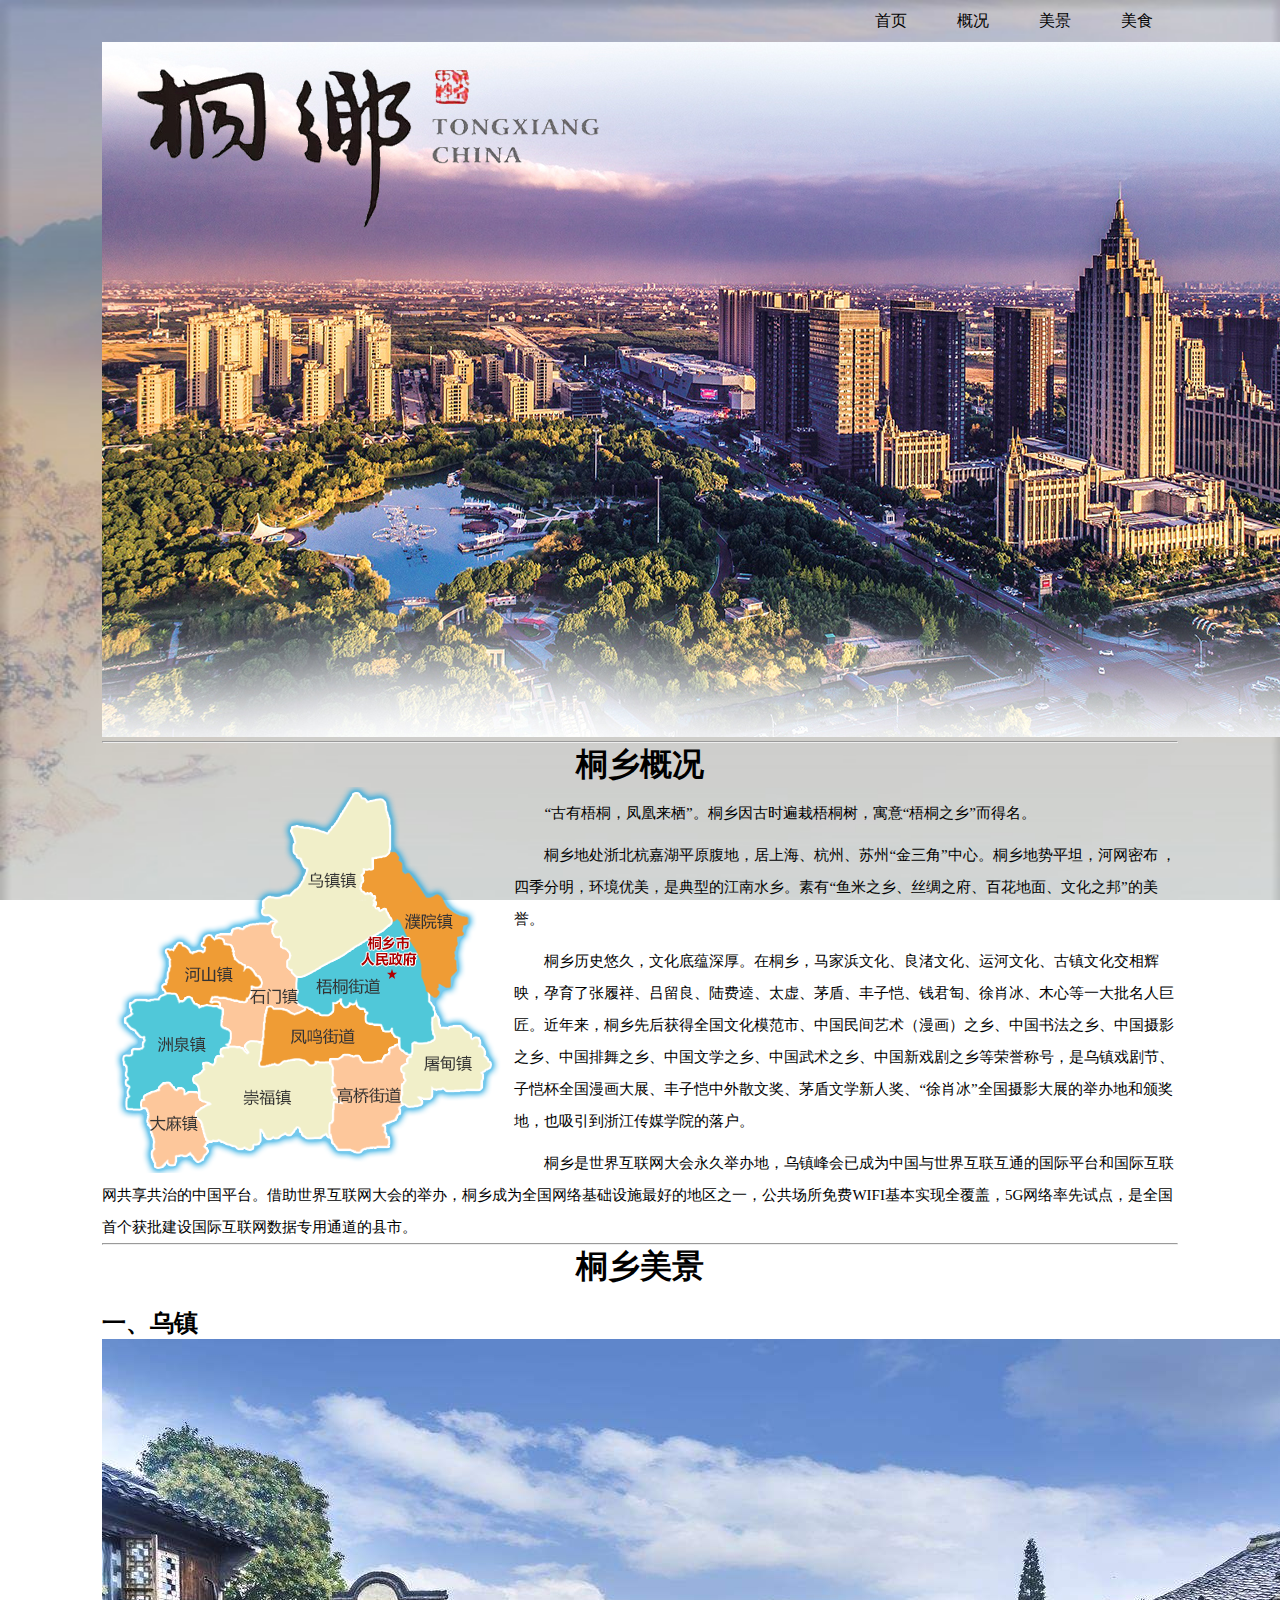
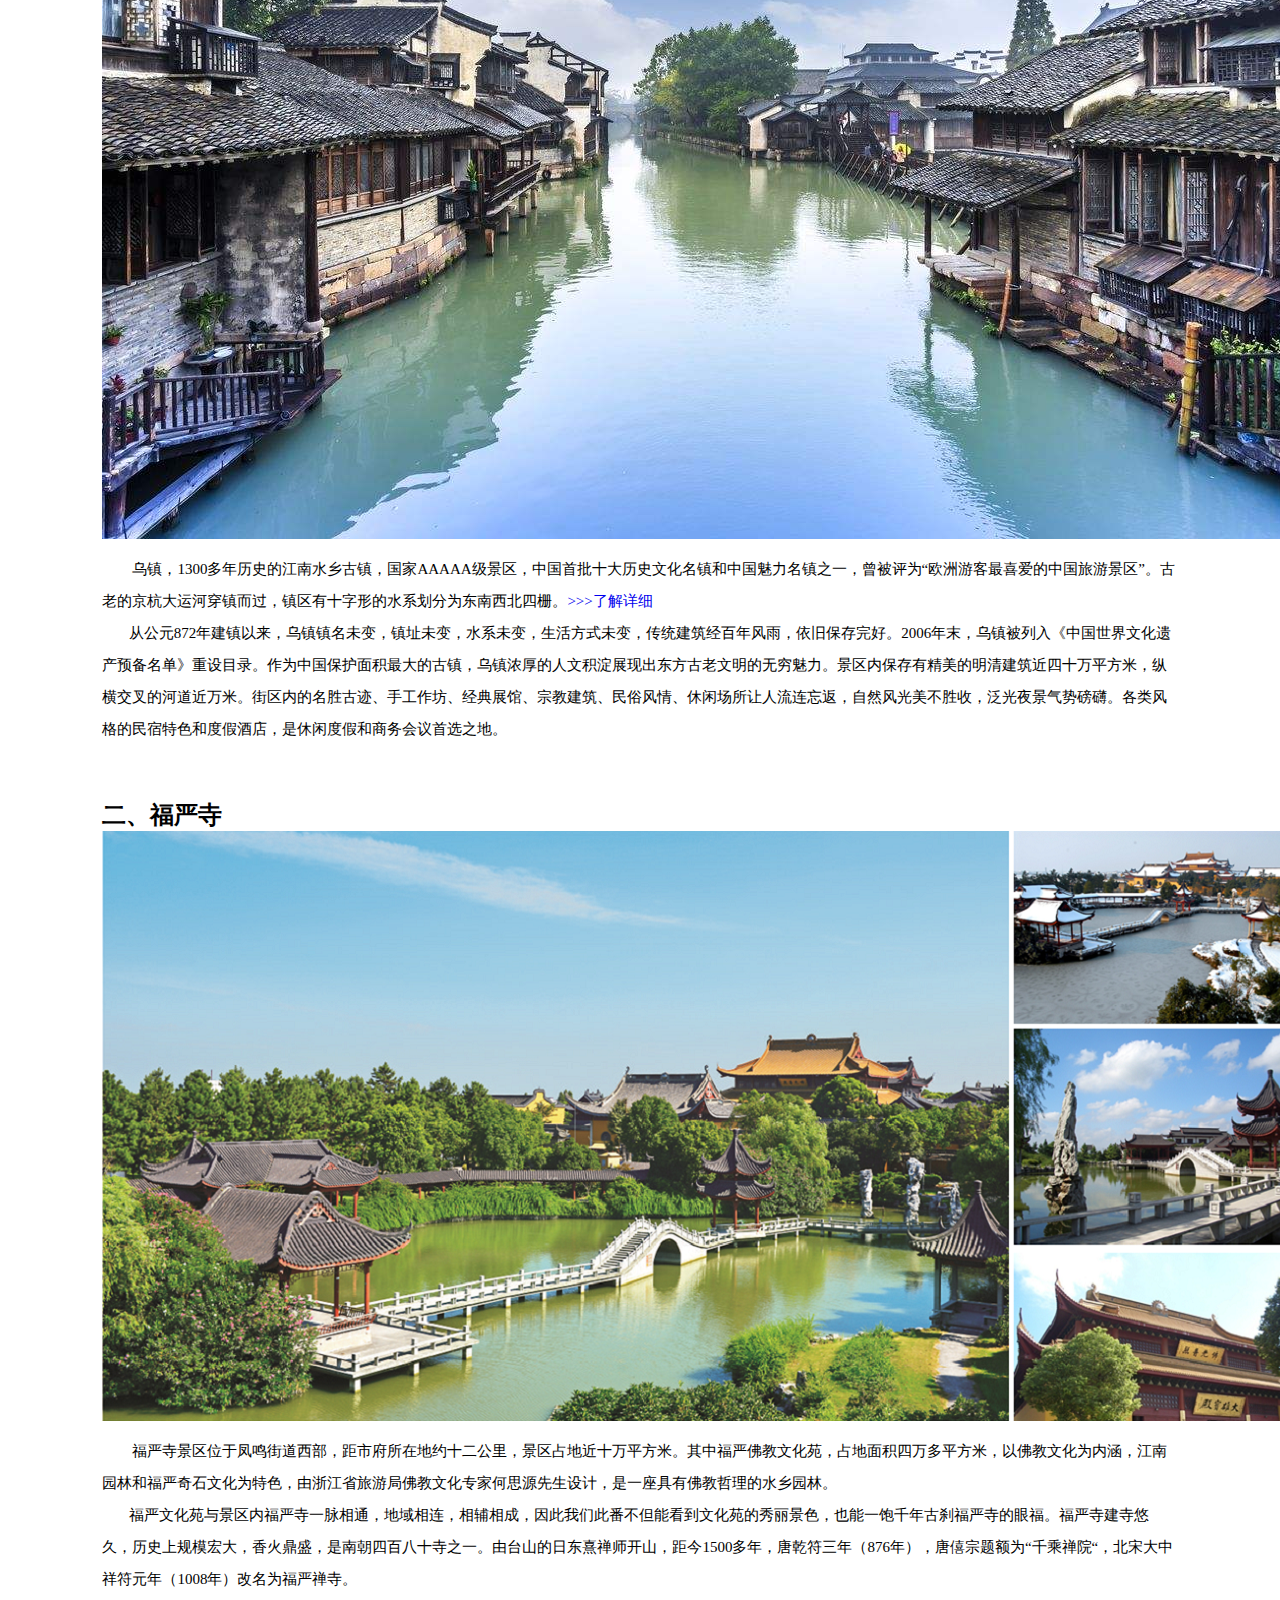
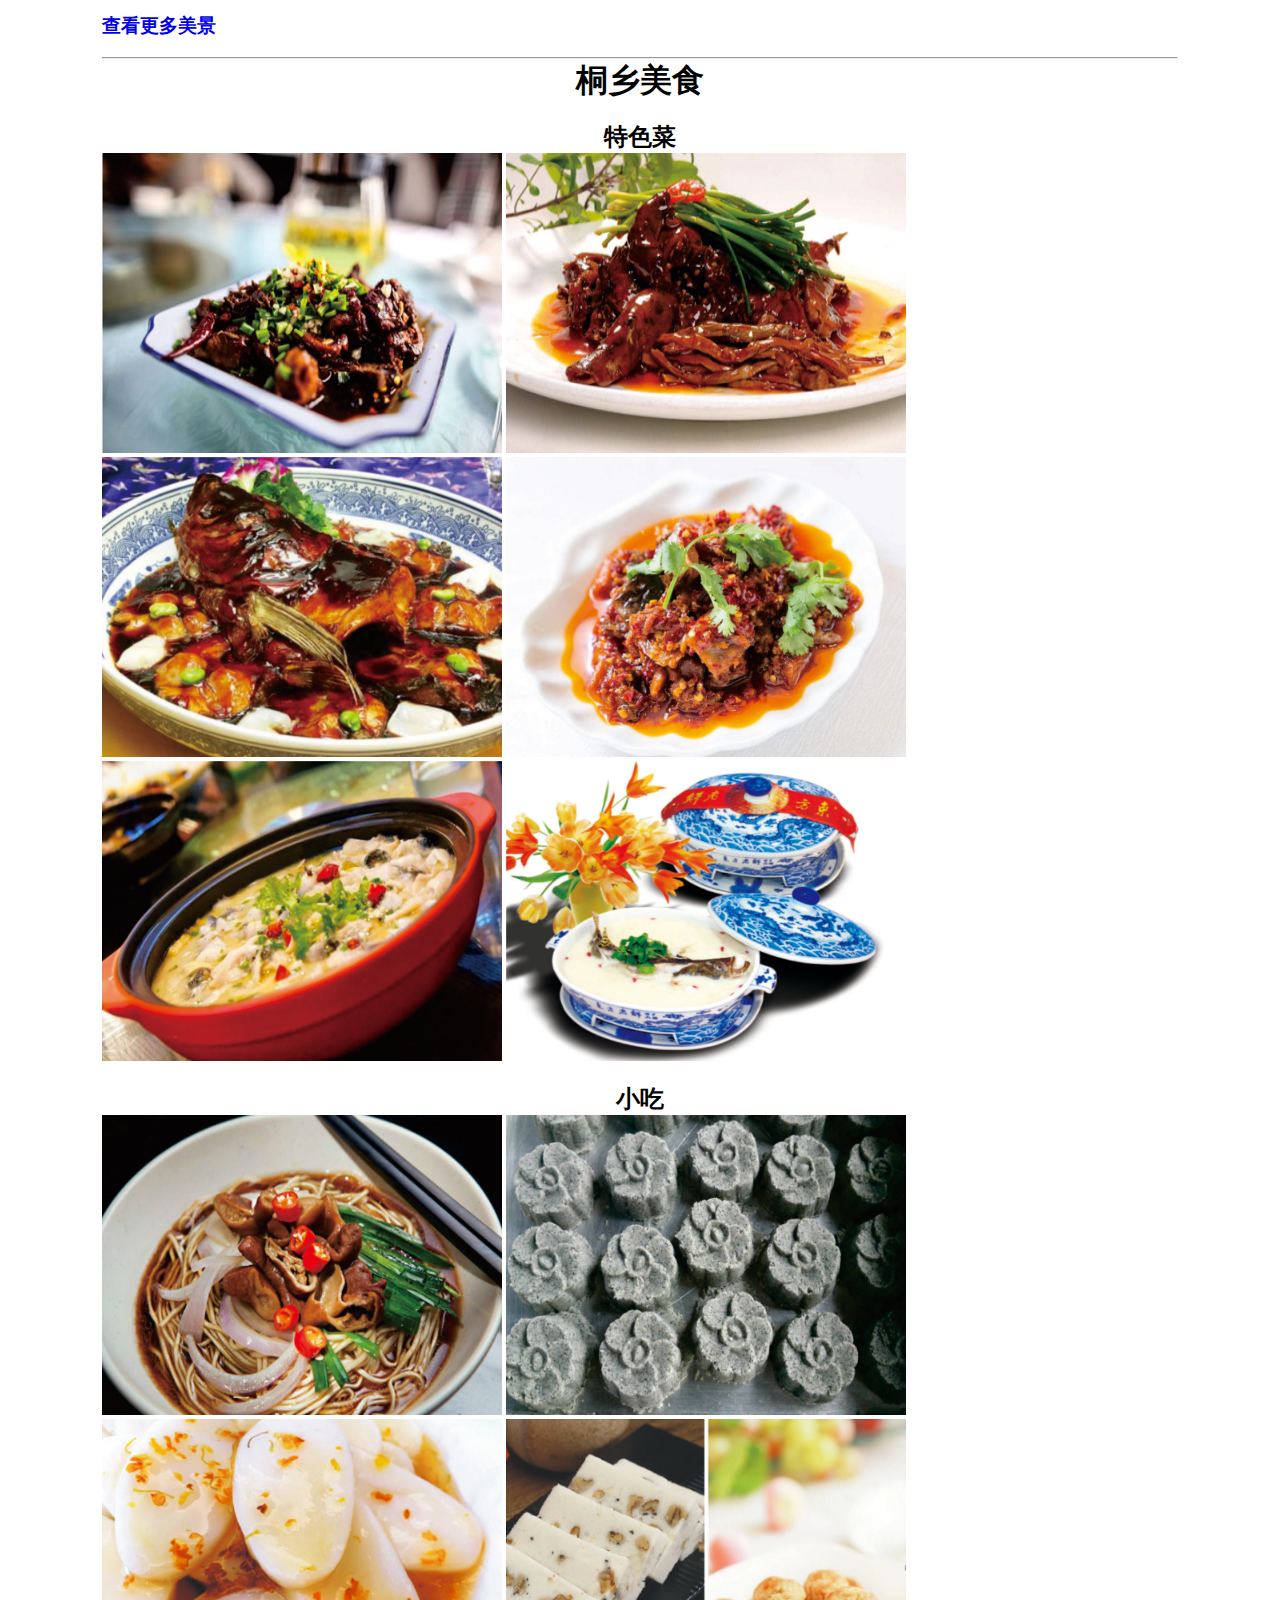
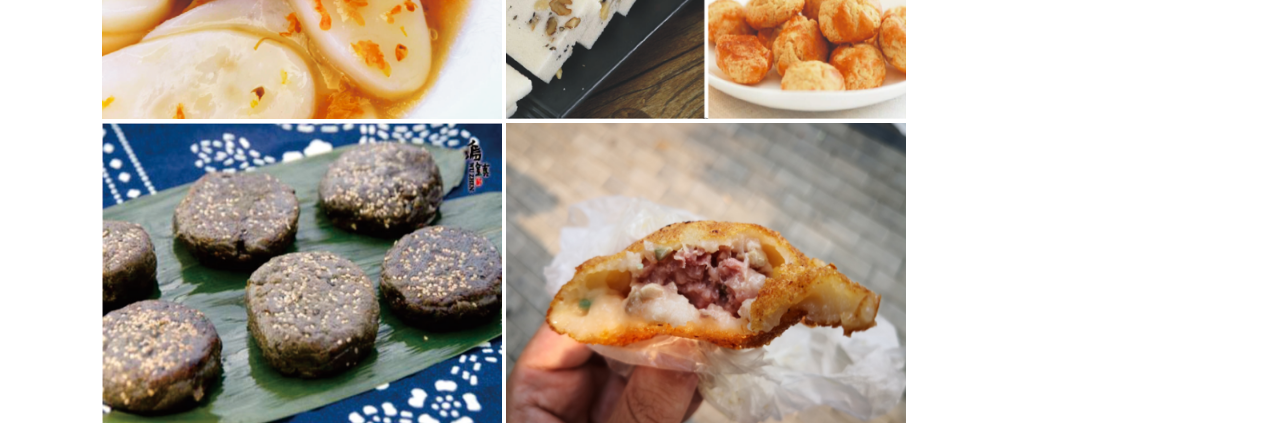
<file: index.html>
<!doctype html>

<html>

  <head>

    <meta charset="utf-8">
    <title>桐乡</title>
    <link type="text/css" rel="stylesheet" href="index.css">

  </head>
  
  <body>

    <div class="nav">
      <ul>
        <li><a href="index.html#cc">美食</a></li>
        <li><a href="index.html#bb">美景</a></li>
        <li><a href="index.html#aa">概况</a></li>
        <li><a href="">首页</a></li>
      </ul>
    </div>
   
    <div align="center">
    <img src="p/2.jpg" alt="photos"/>
    </div>
    <hr  />
     
    <div align="center">
      <h1 id="aa">桐乡概况</h1>
    </div>
    <img src="p/3.png" alt="maps" style="float:left"/>
        <p>“古有梧桐，凤凰来栖”。桐乡因古时遍栽梧桐树，寓意“梧桐之乡”而得名。</p>
        <p>桐乡地处浙北杭嘉湖平原腹地，居上海、杭州、苏州“金三角”中心。桐乡地势平坦，河网密布 ，四季分明，环境优美，是典型的江南水乡。素有“鱼米之乡、丝绸之府、百花地面、文化之邦”的美誉。</p>
        <p>桐乡历史悠久，文化底蕴深厚。在桐乡，马家浜文化、良渚文化、运河文化、古镇文化交相辉映，孕育了张履祥、吕留良、陆费逵、太虚、茅盾、丰子恺、钱君匋、徐肖冰、木心等一大批名人巨匠。近年来，桐乡先后获得全国文化模范市、中国民间艺术（漫画）之乡、中国书法之乡、中国摄影之乡、中国排舞之乡、中国文学之乡、中国武术之乡、中国新戏剧之乡等荣誉称号，是乌镇戏剧节、子恺杯全国漫画大展、丰子恺中外散文奖、茅盾文学新人奖、“徐肖冰”全国摄影大展的举办地和颁奖地，也吸引到浙江传媒学院的落户。</p>
        <p>桐乡是世界互联网大会永久举办地，乌镇峰会已成为中国与世界互联互通的国际平台和国际互联网共享共治的中国平台。借助世界互联网大会的举办，桐乡成为全国网络基础设施最好的地区之一，公共场所免费WIFI基本实现全覆盖，5G网络率先试点，是全国首个获批建设国际互联网数据专用通道的县市。</p>
    <hr  />

    <div align="center">
      <h1 id="bb">桐乡美景</h1><br>
    </div>
      <h2>一、乌镇</h2>
    <div align="center">
      <img src="p/乌镇1.jpg" alt="乌镇"/>
    </div>
      <p>乌镇，1300多年历史的江南水乡古镇，国家AAAAA级景区，中国首批十大历史文化名镇和中国魅力名镇之一，曾被评为“欧洲游客最喜爱的中国旅游景区”。古老的京杭大运河穿镇而过，镇区有十字形的水系划分为东南西北四栅。<a href="h/乌镇.html">>>>了解详细</a><br>
&nbsp&nbsp&nbsp&nbsp&nbsp&nbsp&nbsp从公元872年建镇以来，乌镇镇名未变，镇址未变，水系未变，生活方式未变，传统建筑经百年风雨，依旧保存完好。2006年末，乌镇被列入《中国世界文化遗产预备名单》重设目录。作为中国保护面积最大的古镇，乌镇浓厚的人文积淀展现出东方古老文明的无穷魅力。景区内保存有精美的明清建筑近四十万平方米，纵横交叉的河道近万米。街区内的名胜古迹、手工作坊、经典展馆、宗教建筑、民俗风情、休闲场所让人流连忘返，自然风光美不胜收，泛光夜景气势磅礴。各类风格的民宿特色和度假酒店，是休闲度假和商务会议首选之地。</p><br><br><br>

      <h2>二、福严寺</h2>
     <div align="center">
      <img src="p/福严寺.png" alt="福严寺"/>
    </div>
        <p>福严寺景区位于凤鸣街道西部，距市府所在地约十二公里，景区占地近十万平方米。其中福严佛教文化苑，占地面积四万多平方米，以佛教文化为内涵，江南园林和福严奇石文化为特色，由浙江省旅游局佛教文化专家何思源先生设计，是一座具有佛教哲理的水乡园林。<br>

&nbsp&nbsp&nbsp&nbsp&nbsp&nbsp&nbsp福严文化苑与景区内福严寺一脉相通，地域相连，相辅相成，因此我们此番不但能看到文化苑的秀丽景色，也能一饱千年古刹福严寺的眼福。福严寺建寺悠久，历史上规模宏大，香火鼎盛，是南朝四百八十寺之一。由台山的日东熹禅师开山，距今1500多年，唐乾符三年（876年），唐僖宗题额为“千乘禅院“，北宋大中祥符元年（1008年）改名为福严禅寺。</p><br>
      <h3><a href="h/桐乡美景.html">查看更多美景</a></h3><br>
    <hr  />

    <div align="center">
      <h1 id="cc">桐乡美食</h1><br>
      <h2>特色菜</h2>
    </div>
    <div class="myban">
      <img src="p/红烧羊肉.png" alt="红烧羊肉"/>
      <img src="p/稻草鸭.png" alt="稻草鸭"/>
      <img src="p/红烧鱼头.png" alt="红烧鱼头"/>
      <img src="p/酒糟鱼.png" alt="酒糟鱼"/>
      <img src="p/桐乡特色煲.png" alt="桐乡特色煲"/>
      <img src="p/东方老鲜.png" alt="东方老鲜"/><br><br>
    </div>

     <div align="center">
      <h2>小吃</h2>
    </div>
    </div>
    <div class="myban">
      <img src="p/阿能面.png" alt="阿能面"/>
      <img src="p/姑嫂饼.png" alt="姑嫂饼"/>
      <img src="p/桂花年糕.png" alt="桂花年糕"/>
      <img src="p/满桃片和一口酥.png" alt="满桃片和一口酥"/>
      <img src="p/芽麦塌饼.png" alt="芽麦塌饼"/>
      <img src="p/油墩.png" alt="油墩"/><br><br>
    </div>

  </body>
</html>
</file>
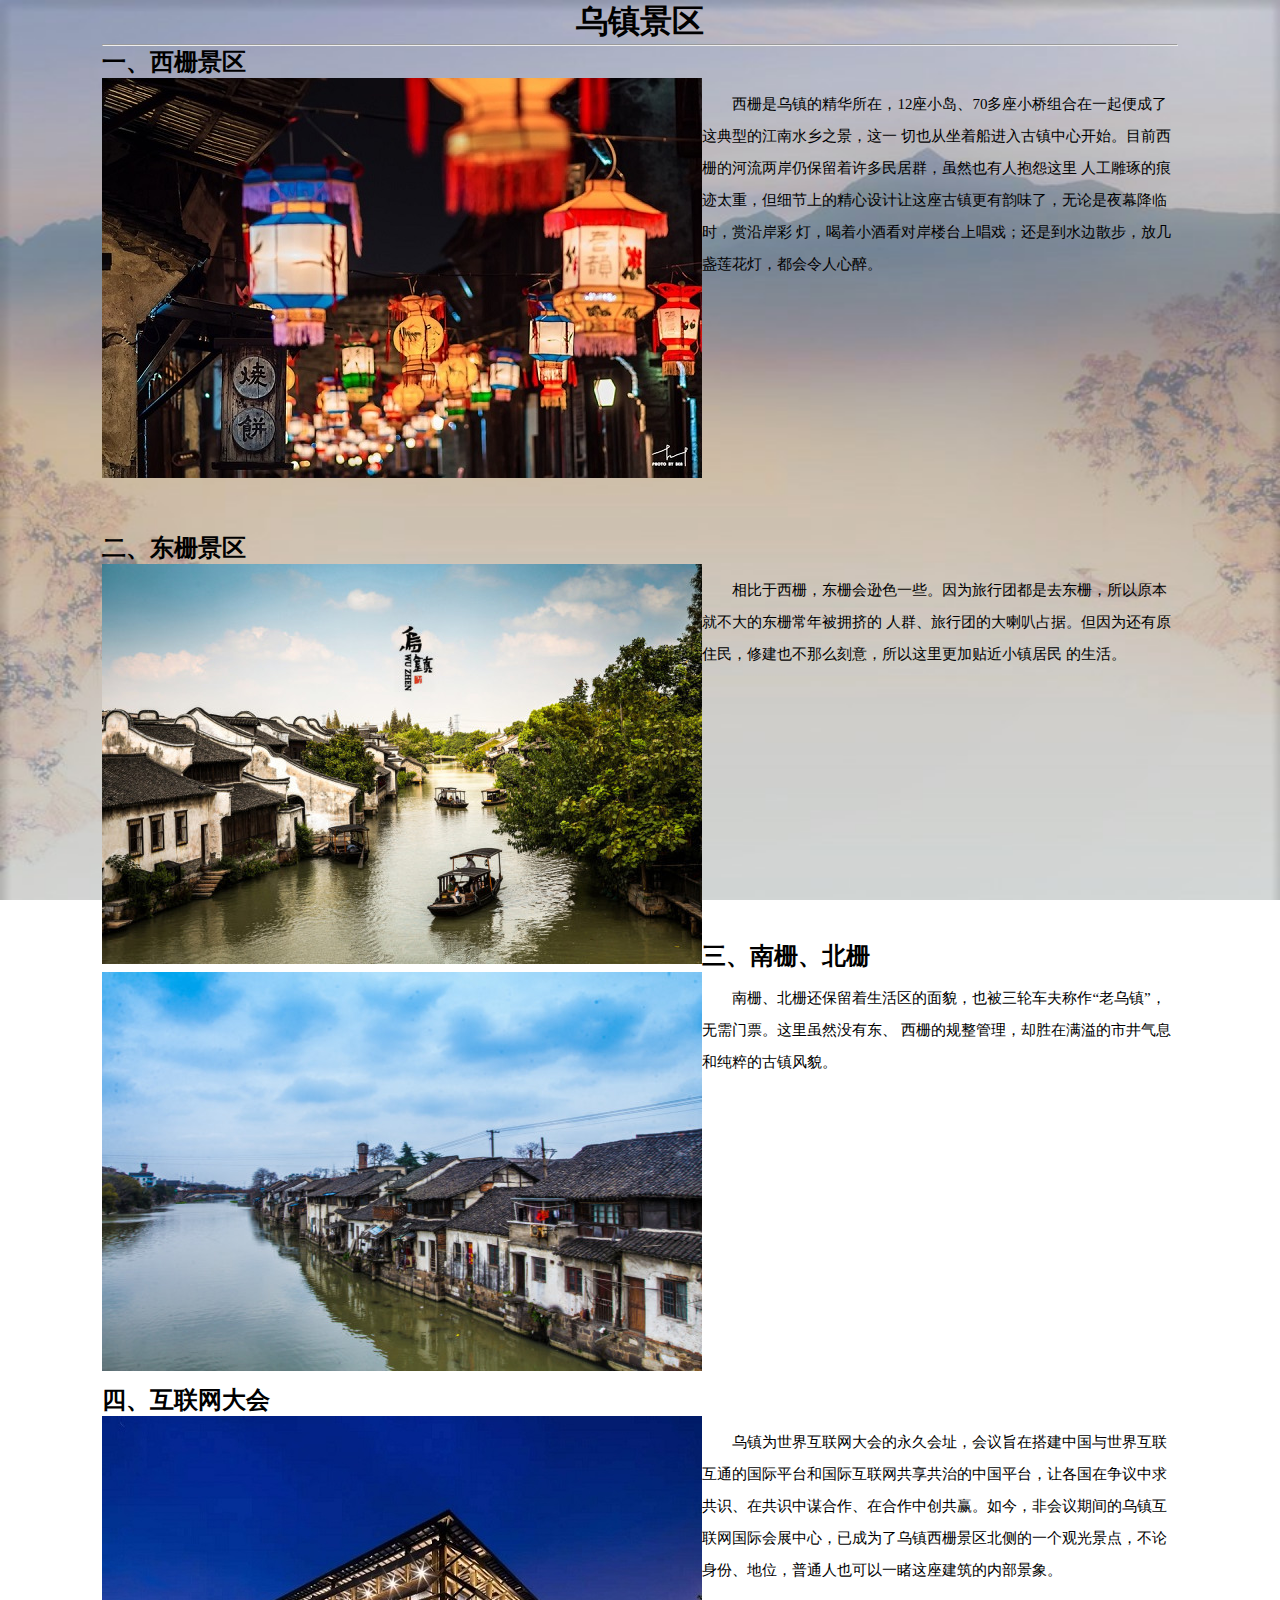
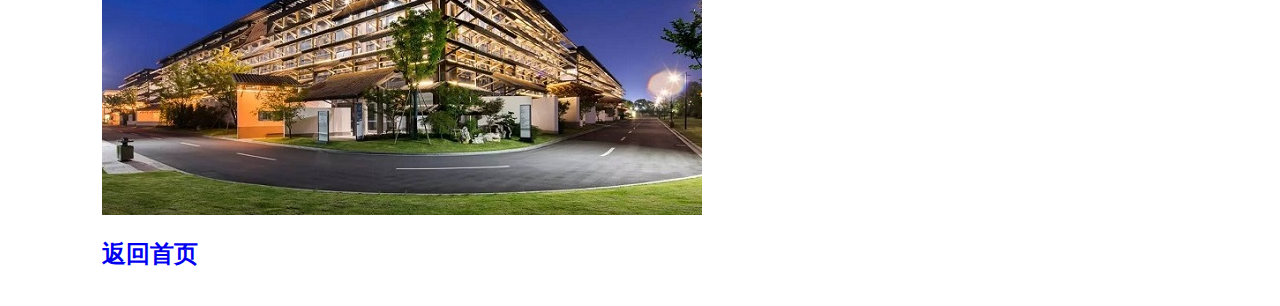
<file: h/乌镇.html>
<!doctype html>

<html>

  <head>

    <meta charset="utf-8">
    <title>乌镇</title>
    <link type="text/css" rel="stylesheet" href="../index.css">

  </head>
  
  <body>
    <div align="center">
    <h1>乌镇景区</h1>
    </div>
    <hr  />

    <h2>一、西栅景区</h2>
    <img src="../p/西.jpg" alt="西栅" style="float:left"/>
    <p>西栅是乌镇的精华所在，12座小岛、70多座小桥组合在一起便成了这典型的江南水乡之景，这一
切也从坐着船进入古镇中心开始。目前西栅的河流两岸仍保留着许多民居群，虽然也有人抱怨这里
人工雕琢的痕迹太重，但细节上的精心设计让这座古镇更有韵味了，无论是夜幕降临时，赏沿岸彩
灯，喝着小酒看对岸楼台上唱戏；还是到水边散步，放几盏莲花灯，都会令人心醉。</p><br><br><br><br><br><br><br><br><br><br><br><br><br><br>


    <h2>二、东栅景区</h2>
    <img src="../p/东.jpg" alt="东栅" style="float:left"/>
    <p>相比于西栅，东栅会逊色一些。因为旅行团都是去东栅，所以原本就不大的东栅常年被拥挤的
人群、旅行团的大喇叭占据。但因为还有原住民，修建也不那么刻意，所以这里更加贴近小镇居民
的生活。</p><br><br><br><br><br><br><br><br><br><br><br><br><br><br><br>

    <h2>三、南栅、北栅</h2>
    <img src="../p/南北.jpg" alt="南栅、北栅" style="float:left"/>
    <p>南栅、北栅还保留着生活区的面貌，也被三轮车夫称作“老乌镇”，无需门票。这里虽然没有东、
西栅的规整管理，却胜在满溢的市井气息和纯粹的古镇风貌。</p><br><br><br><br><br><br><br><br><br><br><br><br><br><br><br><br><br>

    <h2>四、互联网大会</h2>
    <img src="../p/互联网大会.jpg" alt="互联网大会会展中心" style="float:left"/>
    <p>乌镇为世界互联网大会的永久会址，会议旨在搭建中国与世界互联互通的国际平台和国际互联网共享共治的中国平台，让各国在争议中求共识、在共识中谋合作、在合作中创共赢。如今，非会议期间的乌镇互联网国际会展中心，已成为了乌镇西栅景区北侧的一个观光景点，不论身份、地位，普通人也可以一睹这座建筑的内部景象。</p><br><br><br><br><br><br><br><br><br><br><br><br><br><br>

    <h2><a href="../index.html">返回首页</a></h2><br><br>
  </body>
</html>
</file>
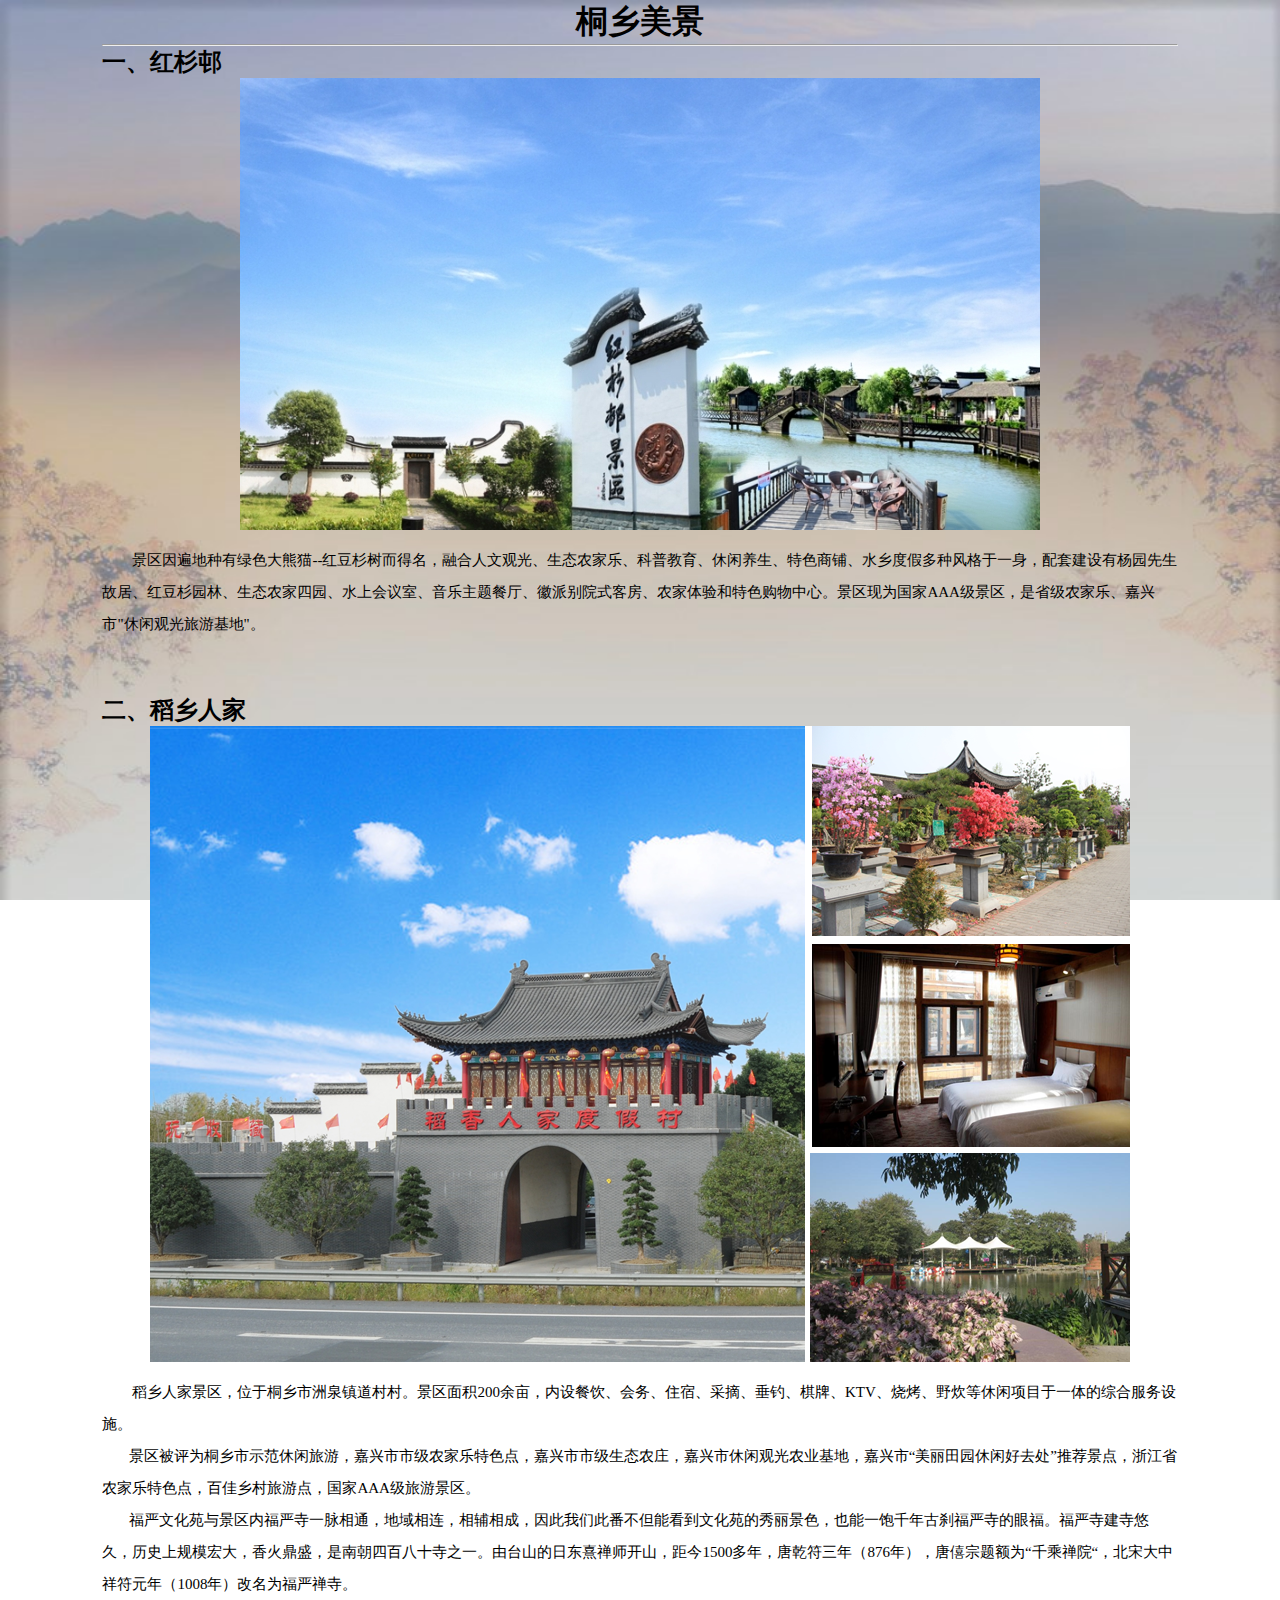
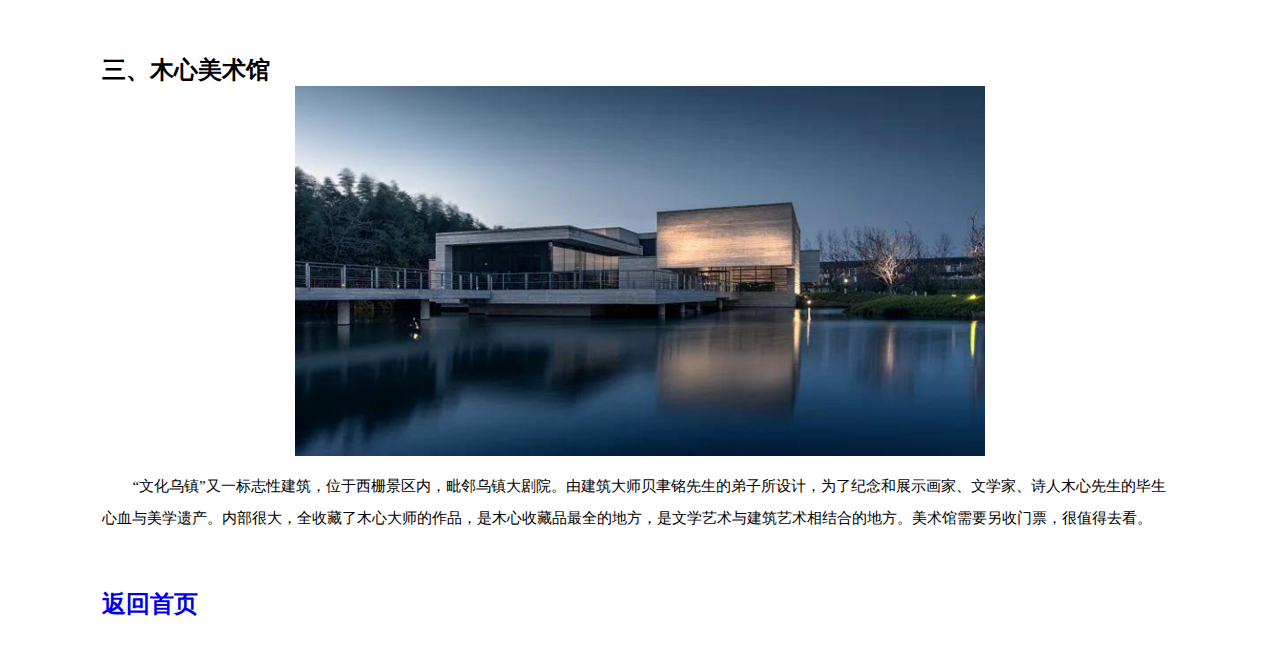
<file: h/桐乡美景.html>
<!doctype html>

<html>

  <head>

    <meta charset="utf-8">
    <title>桐乡美景</title>
    <link type="text/css" rel="stylesheet" href="../index.css">

  </head>
  
  <body>
    <div align="center">
    <h1>桐乡美景</h1>
    </div>
    <hr  />

      <h2>一、红杉邨</h2>
    <div align="center">
      <img src="../p/红杉邨.jpg" alt="红杉邨"/>
    </div>
      <p>景区因遍地种有绿色大熊猫--红豆杉树而得名，融合人文观光、生态农家乐、科普教育、休闲养生、特色商铺、水乡度假多种风格于一身，配套建设有杨园先生故居、红豆杉园林、生态农家四园、水上会议室、音乐主题餐厅、徽派别院式客房、农家体验和特色购物中心。景区现为国家AAA级景区，是省级农家乐、嘉兴市"休闲观光旅游基地"。</p><br><br><br>

      <h2>二、稻乡人家</h2>
     <div align="center">
      <img src="../p/稻乡人家.png" alt="稻乡人家"/>
    </div>
        <p>稻乡人家景区，位于桐乡市洲泉镇道村村。景区面积200余亩，内设餐饮、会务、住宿、采摘、垂钓、棋牌、KTV、烧烤、野炊等休闲项目于一体的综合服务设施。<br>

&nbsp&nbsp&nbsp&nbsp&nbsp&nbsp&nbsp景区被评为桐乡市示范休闲旅游，嘉兴市市级农家乐特色点，嘉兴市市级生态农庄，嘉兴市休闲观光农业基地，嘉兴市“美丽田园休闲好去处”推荐景点，浙江省农家乐特色点，百佳乡村旅游点，国家AAA级旅游景区。<br>

&nbsp&nbsp&nbsp&nbsp&nbsp&nbsp&nbsp福严文化苑与景区内福严寺一脉相通，地域相连，相辅相成，因此我们此番不但能看到文化苑的秀丽景色，也能一饱千年古刹福严寺的眼福。福严寺建寺悠久，历史上规模宏大，香火鼎盛，是南朝四百八十寺之一。由台山的日东熹禅师开山，距今1500多年，唐乾符三年（876年），唐僖宗题额为“千乘禅院“，北宋大中祥符元年（1008年）改名为福严禅寺。</p><br><br><br>

      <h2>三、木心美术馆</h2>
    <div align="center">
      <img src="../p/木心美术馆.png" alt="木心美术馆"/>
    </div>
      <p>“文化乌镇”又一标志性建筑，位于西栅景区内，毗邻乌镇大剧院。由建筑大师贝聿铭先生的弟子所设计，为了纪念和展示画家、文学家、诗人木心先生的毕生心血与美学遗产。内部很大，全收藏了木心大师的作品，是木心收藏品最全的地方，是文学艺术与建筑艺术相结合的地方。美术馆需要另收门票，很值得去看。</p><br><br><br>

    <h2><a href="../index.html">返回首页</a></h2><br><br>
  </body>
</html>
</file>
<file: index.css>
*{
  margin: 0;
  padding: 0;}

body{
  background: url(p/背景.jpg)  fixed;
  background-size: cover;
  margin-left: 8%;
  margin-right: 8%;
  padding:10px 10px 10px 10px
  font-family:sans-serif;}

li{
  list-style-type: none;}

a{
  text-decoration: none;}

.nav{
  float: right;
  margin-left: 60px;}

.nav ul li{
  float: right;
  margin: 0 15px;}

.nav ul li a{
  display: block;
  height: 42px;
  padding: 0 10px;
  line-height: 42px;
  color: black;}

p{
  line-height: 32px;
  text-indent: 2em;
  font-size: 15px;
  margin-top: 10px;}

.myban img{
  width: 400px;
  height: 300px;
  margin: 20px
  float: left;}
</file>
